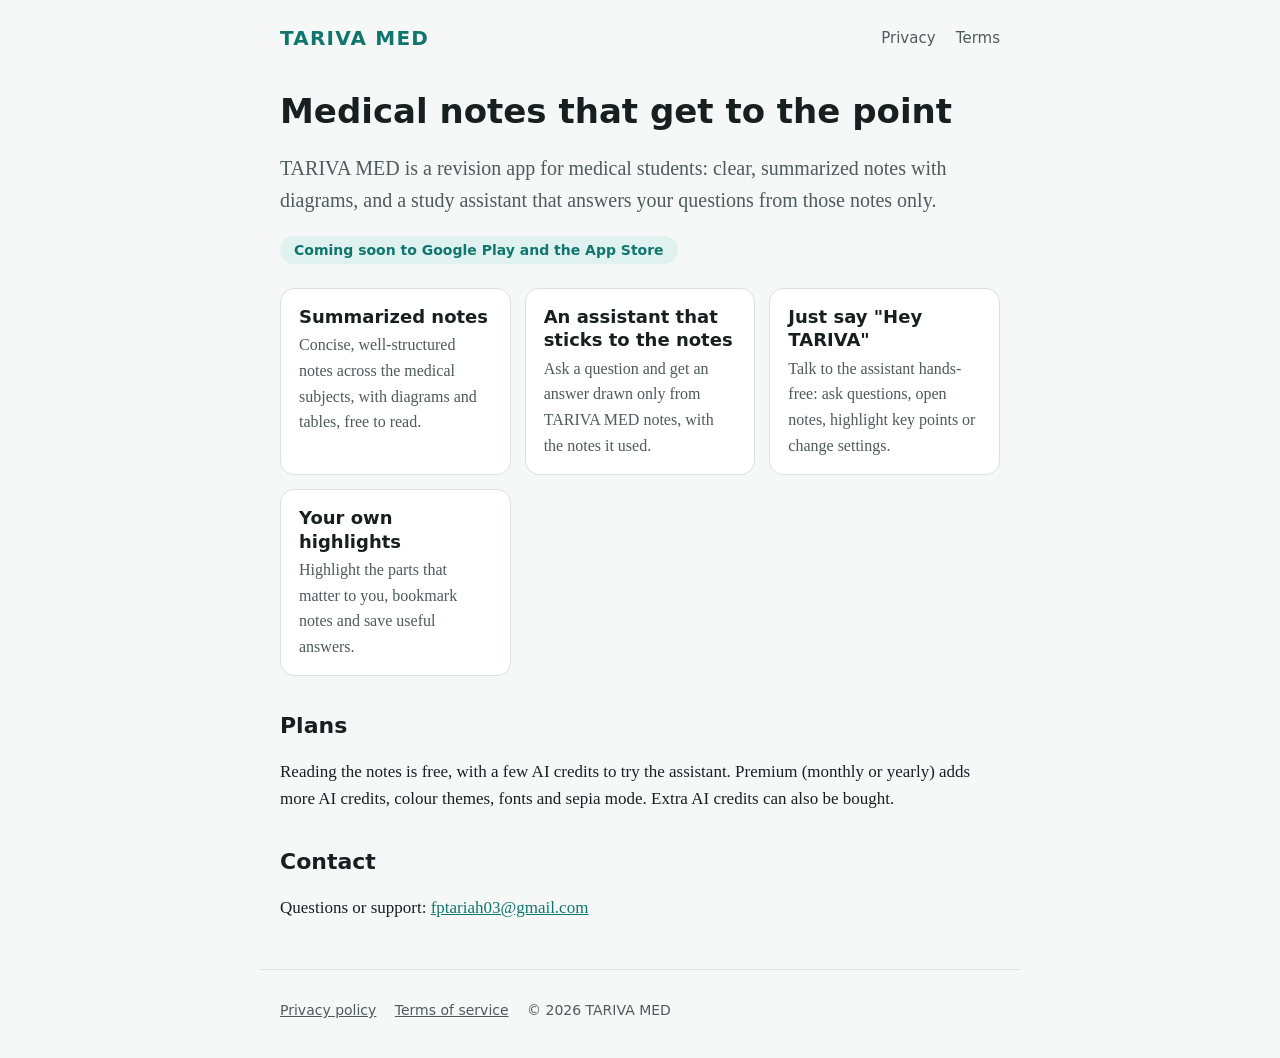
<file: index.html>
<!doctype html>
<html lang="en">
<head>
  <meta charset="utf-8">
  <meta name="viewport" content="width=device-width, initial-scale=1">
  <title>TARIVA MED</title>
  <meta name="description" content="TARIVA MED: summarized medical notes for medical students, with an AI study assistant that answers only from the notes.">
  <link rel="stylesheet" href="style.css">
</head>
<body>
  <header>
    <a class="brand" href="./">TARIVA MED</a>
    <nav>
      <a href="privacy.html">Privacy</a>
      <a href="terms.html">Terms</a>
    </nav>
  </header>
  <main>
    <h1>Medical notes that get to the point</h1>
    <p class="lede">TARIVA MED is a revision app for medical students: clear, summarized notes with diagrams, and a study assistant that answers your questions from those notes only.</p>
    <p><span class="pill">Coming soon to Google Play and the App Store</span></p>

    <div class="cards">
      <div class="card">
        <h3>Summarized notes</h3>
        <p>Concise, well-structured notes across the medical subjects, with diagrams and tables, free to read.</p>
      </div>
      <div class="card">
        <h3>An assistant that sticks to the notes</h3>
        <p>Ask a question and get an answer drawn only from TARIVA MED notes, with the notes it used.</p>
      </div>
      <div class="card">
        <h3>Just say "Hey TARIVA"</h3>
        <p>Talk to the assistant hands-free: ask questions, open notes, highlight key points or change settings.</p>
      </div>
      <div class="card">
        <h3>Your own highlights</h3>
        <p>Highlight the parts that matter to you, bookmark notes and save useful answers.</p>
      </div>
    </div>

    <h2>Plans</h2>
    <p>Reading the notes is free, with a few AI credits to try the assistant. Premium (monthly or yearly) adds more AI credits, colour themes, fonts and sepia mode. Extra AI credits can also be bought.</p>

    <h2>Contact</h2>
    <p>Questions or support: <a href="mailto:fptariah03@gmail.com">fptariah03@gmail.com</a></p>
  </main>
  <footer>
    <a href="privacy.html">Privacy policy</a>
    <a href="terms.html">Terms of service</a>
    <span>© 2026 TARIVA MED</span>
  </footer>
</body>
</html>
</file>
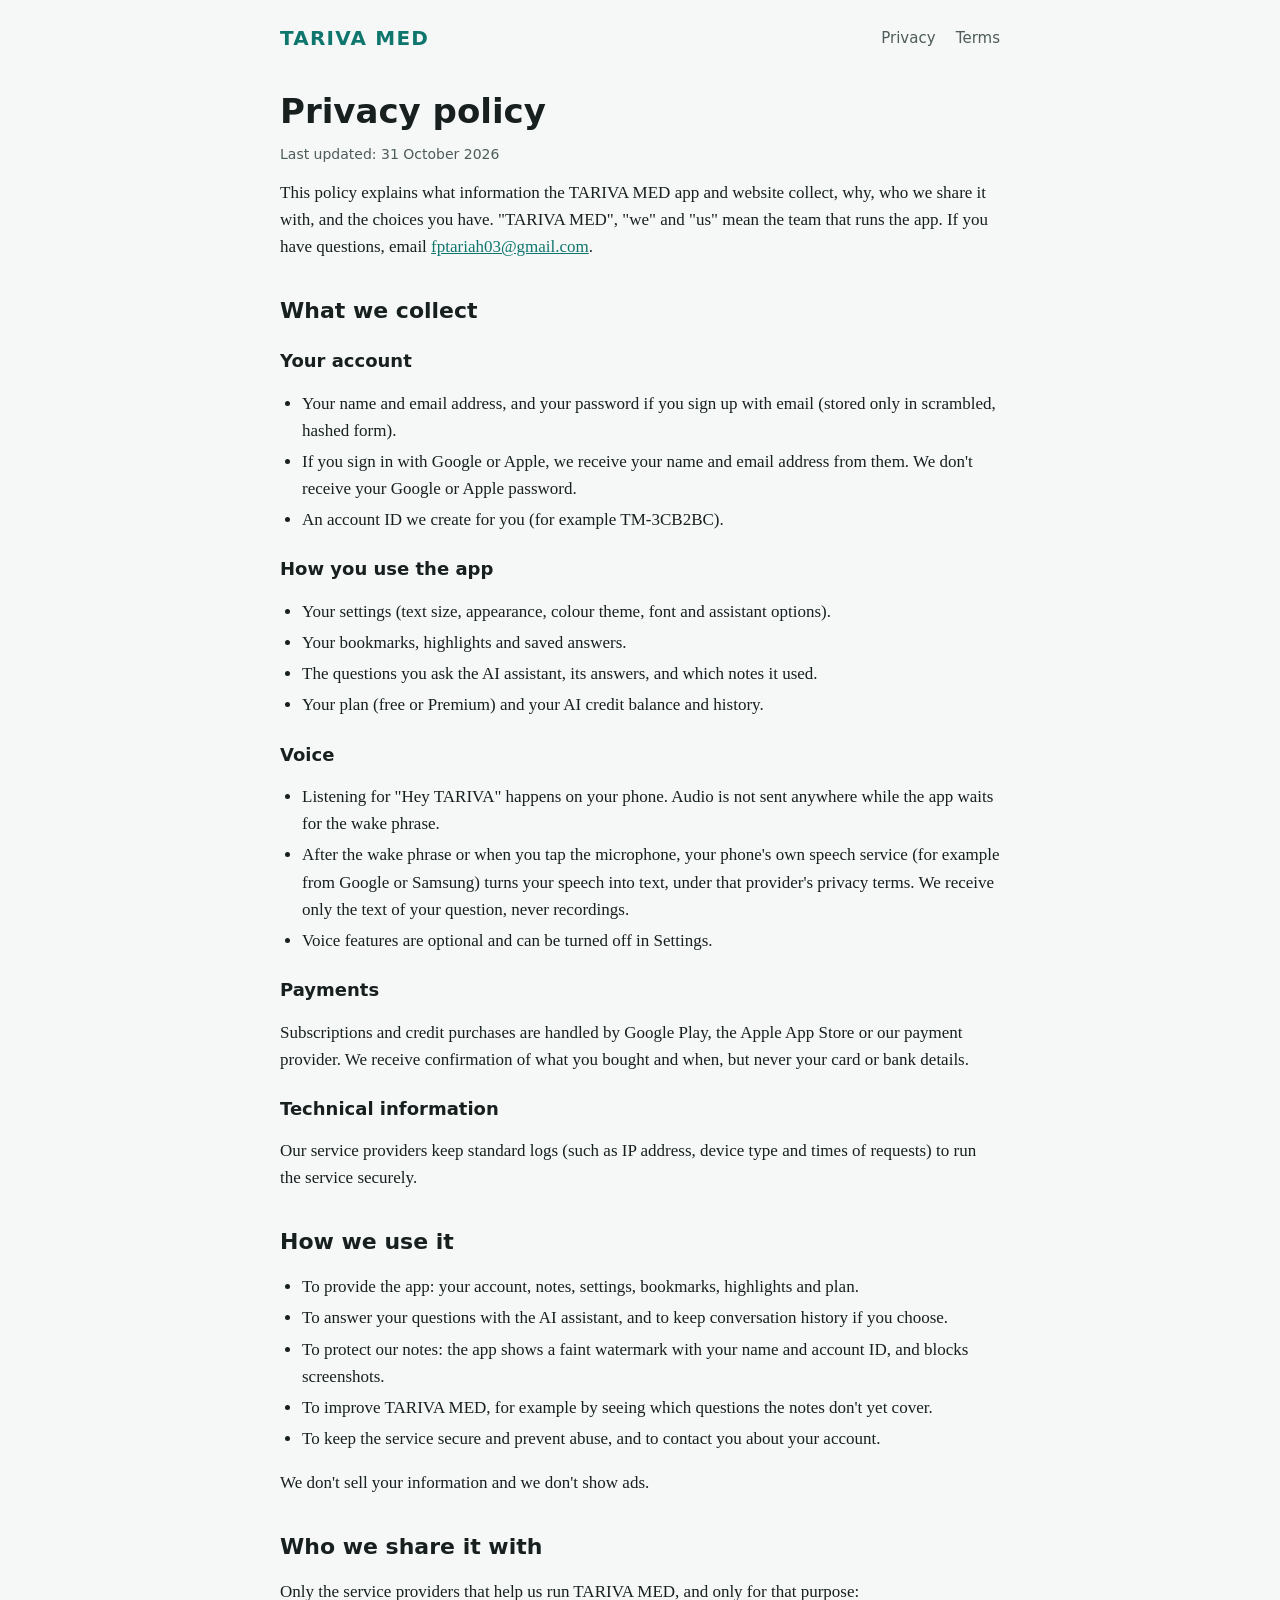
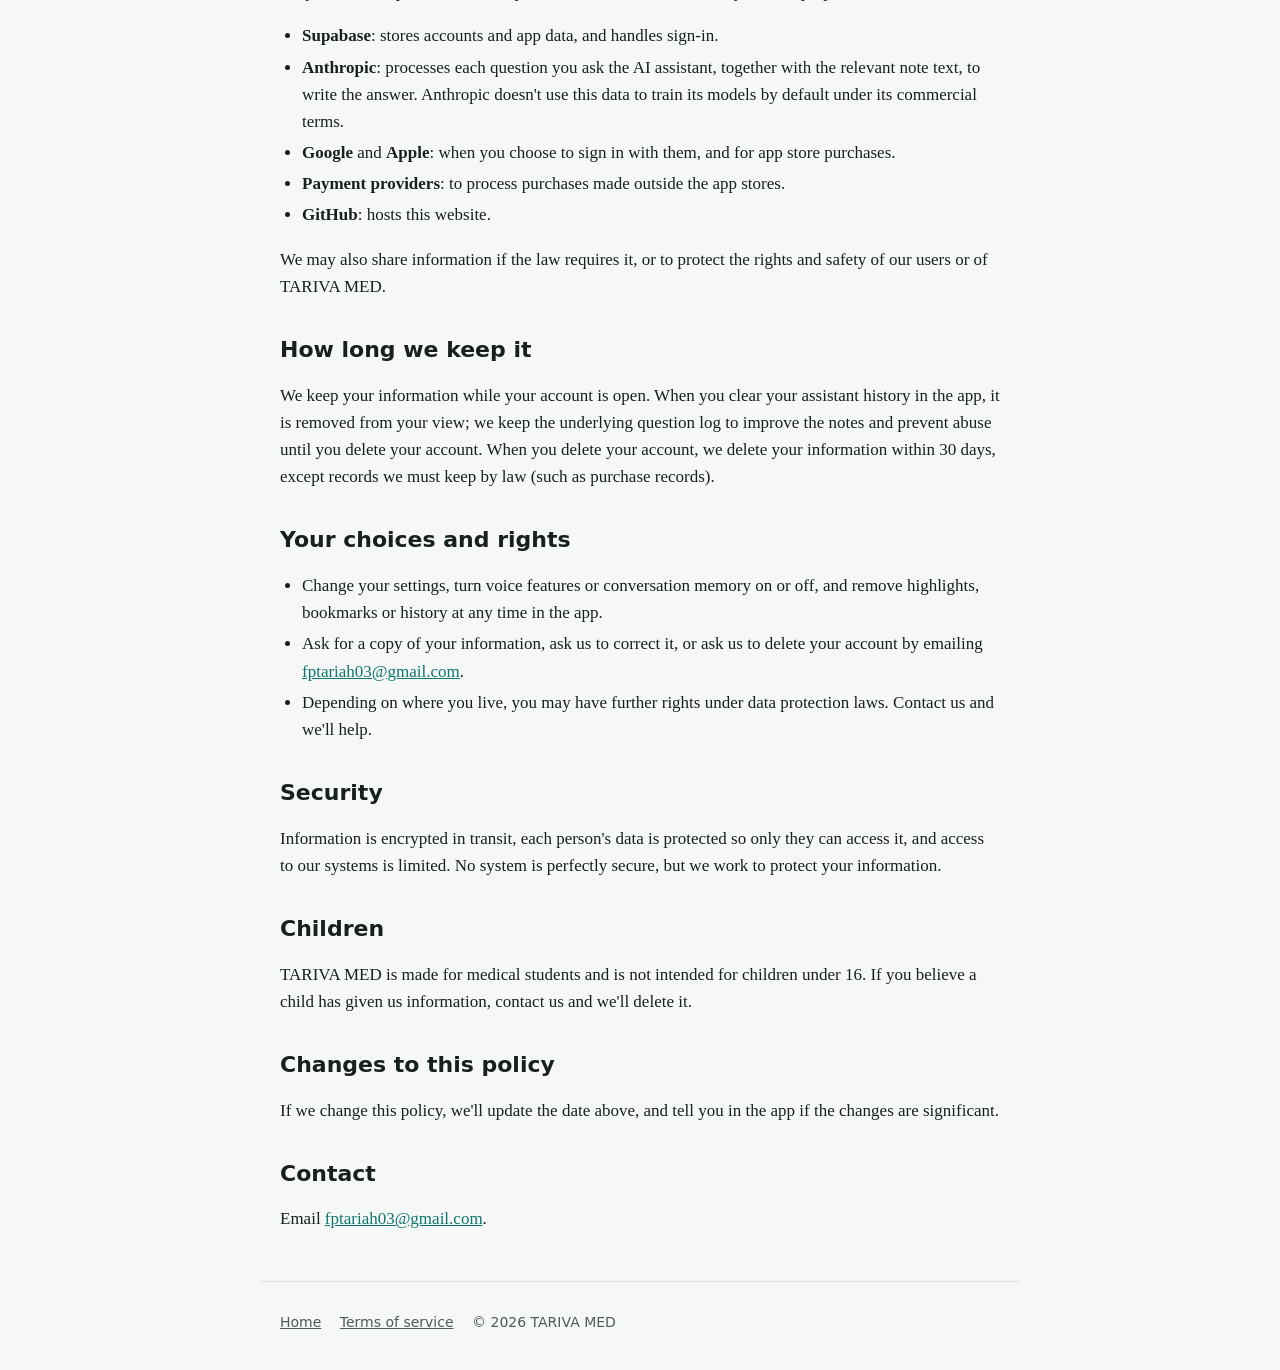
<file: privacy.html>
<!doctype html>
<html lang="en">
<head>
  <meta charset="utf-8">
  <meta name="viewport" content="width=device-width, initial-scale=1">
  <title>Privacy policy · TARIVA MED</title>
  <link rel="stylesheet" href="style.css">
</head>
<body>
  <header>
    <a class="brand" href="./">TARIVA MED</a>
    <nav>
      <a href="privacy.html">Privacy</a>
      <a href="terms.html">Terms</a>
    </nav>
  </header>
  <main>
    <h1>Privacy policy</h1>
    <p class="updated">Last updated: 31 October 2026</p>
    <p>This policy explains what information the TARIVA MED app and website collect, why, who we share it with, and the choices you have. "TARIVA MED", "we" and "us" mean the team that runs the app. If you have questions, email <a href="mailto:fptariah03@gmail.com">fptariah03@gmail.com</a>.</p>

    <h2>What we collect</h2>
    <h3>Your account</h3>
    <ul>
      <li>Your name and email address, and your password if you sign up with email (stored only in scrambled, hashed form).</li>
      <li>If you sign in with Google or Apple, we receive your name and email address from them. We don't receive your Google or Apple password.</li>
      <li>An account ID we create for you (for example TM-3CB2BC).</li>
    </ul>
    <h3>How you use the app</h3>
    <ul>
      <li>Your settings (text size, appearance, colour theme, font and assistant options).</li>
      <li>Your bookmarks, highlights and saved answers.</li>
      <li>The questions you ask the AI assistant, its answers, and which notes it used.</li>
      <li>Your plan (free or Premium) and your AI credit balance and history.</li>
    </ul>
    <h3>Voice</h3>
    <ul>
      <li>Listening for "Hey TARIVA" happens on your phone. Audio is not sent anywhere while the app waits for the wake phrase.</li>
      <li>After the wake phrase or when you tap the microphone, your phone's own speech service (for example from Google or Samsung) turns your speech into text, under that provider's privacy terms. We receive only the text of your question, never recordings.</li>
      <li>Voice features are optional and can be turned off in Settings.</li>
    </ul>
    <h3>Payments</h3>
    <p>Subscriptions and credit purchases are handled by Google Play, the Apple App Store or our payment provider. We receive confirmation of what you bought and when, but never your card or bank details.</p>
    <h3>Technical information</h3>
    <p>Our service providers keep standard logs (such as IP address, device type and times of requests) to run the service securely.</p>

    <h2>How we use it</h2>
    <ul>
      <li>To provide the app: your account, notes, settings, bookmarks, highlights and plan.</li>
      <li>To answer your questions with the AI assistant, and to keep conversation history if you choose.</li>
      <li>To protect our notes: the app shows a faint watermark with your name and account ID, and blocks screenshots.</li>
      <li>To improve TARIVA MED, for example by seeing which questions the notes don't yet cover.</li>
      <li>To keep the service secure and prevent abuse, and to contact you about your account.</li>
    </ul>
    <p>We don't sell your information and we don't show ads.</p>

    <h2>Who we share it with</h2>
    <p>Only the service providers that help us run TARIVA MED, and only for that purpose:</p>
    <ul>
      <li><strong>Supabase</strong>: stores accounts and app data, and handles sign-in.</li>
      <li><strong>Anthropic</strong>: processes each question you ask the AI assistant, together with the relevant note text, to write the answer. Anthropic doesn't use this data to train its models by default under its commercial terms.</li>
      <li><strong>Google</strong> and <strong>Apple</strong>: when you choose to sign in with them, and for app store purchases.</li>
      <li><strong>Payment providers</strong>: to process purchases made outside the app stores.</li>
      <li><strong>GitHub</strong>: hosts this website.</li>
    </ul>
    <p>We may also share information if the law requires it, or to protect the rights and safety of our users or of TARIVA MED.</p>

    <h2>How long we keep it</h2>
    <p>We keep your information while your account is open. When you clear your assistant history in the app, it is removed from your view; we keep the underlying question log to improve the notes and prevent abuse until you delete your account. When you delete your account, we delete your information within 30 days, except records we must keep by law (such as purchase records).</p>

    <h2>Your choices and rights</h2>
    <ul>
      <li>Change your settings, turn voice features or conversation memory on or off, and remove highlights, bookmarks or history at any time in the app.</li>
      <li>Ask for a copy of your information, ask us to correct it, or ask us to delete your account by emailing <a href="mailto:fptariah03@gmail.com">fptariah03@gmail.com</a>.</li>
      <li>Depending on where you live, you may have further rights under data protection laws. Contact us and we'll help.</li>
    </ul>

    <h2>Security</h2>
    <p>Information is encrypted in transit, each person's data is protected so only they can access it, and access to our systems is limited. No system is perfectly secure, but we work to protect your information.</p>

    <h2>Children</h2>
    <p>TARIVA MED is made for medical students and is not intended for children under 16. If you believe a child has given us information, contact us and we'll delete it.</p>

    <h2>Changes to this policy</h2>
    <p>If we change this policy, we'll update the date above, and tell you in the app if the changes are significant.</p>

    <h2>Contact</h2>
    <p>Email <a href="mailto:fptariah03@gmail.com">fptariah03@gmail.com</a>.</p>
  </main>
  <footer>
    <a href="./">Home</a>
    <a href="terms.html">Terms of service</a>
    <span>© 2026 TARIVA MED</span>
  </footer>
</body>
</html>
</file>
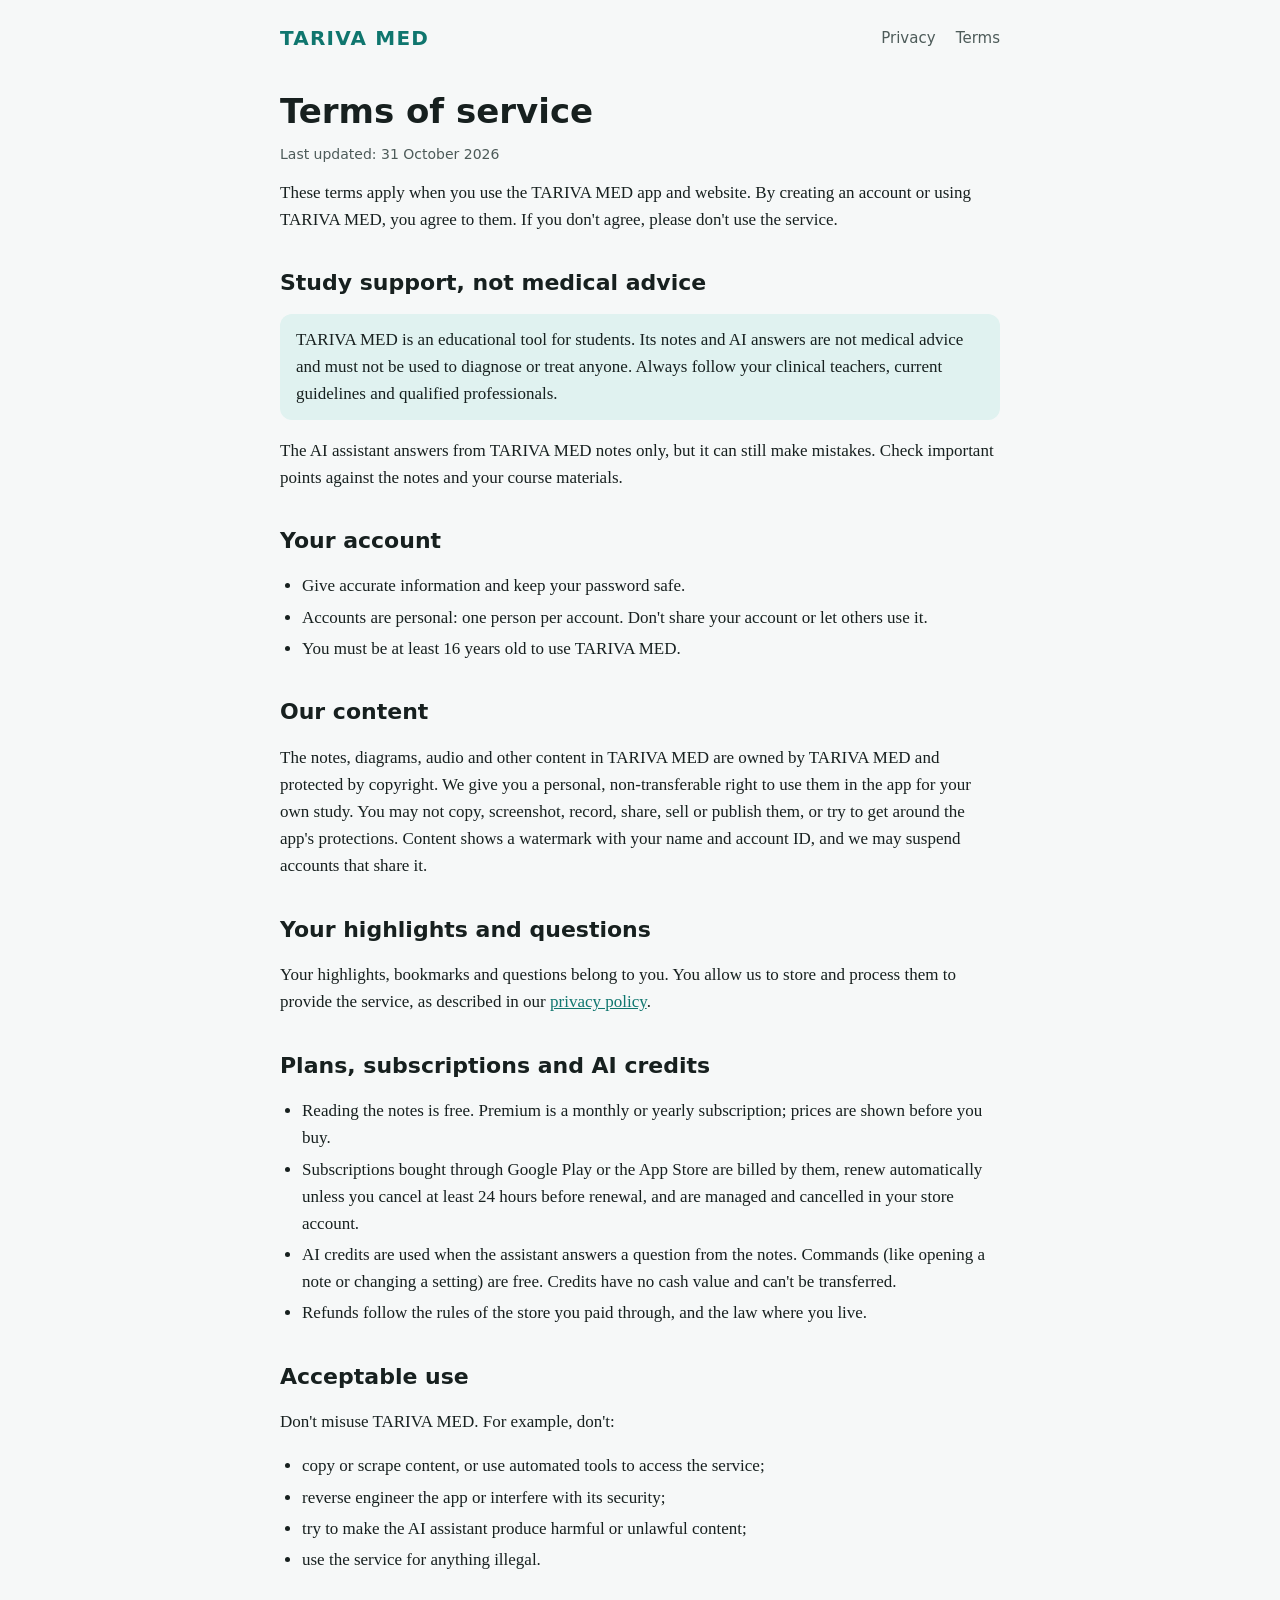
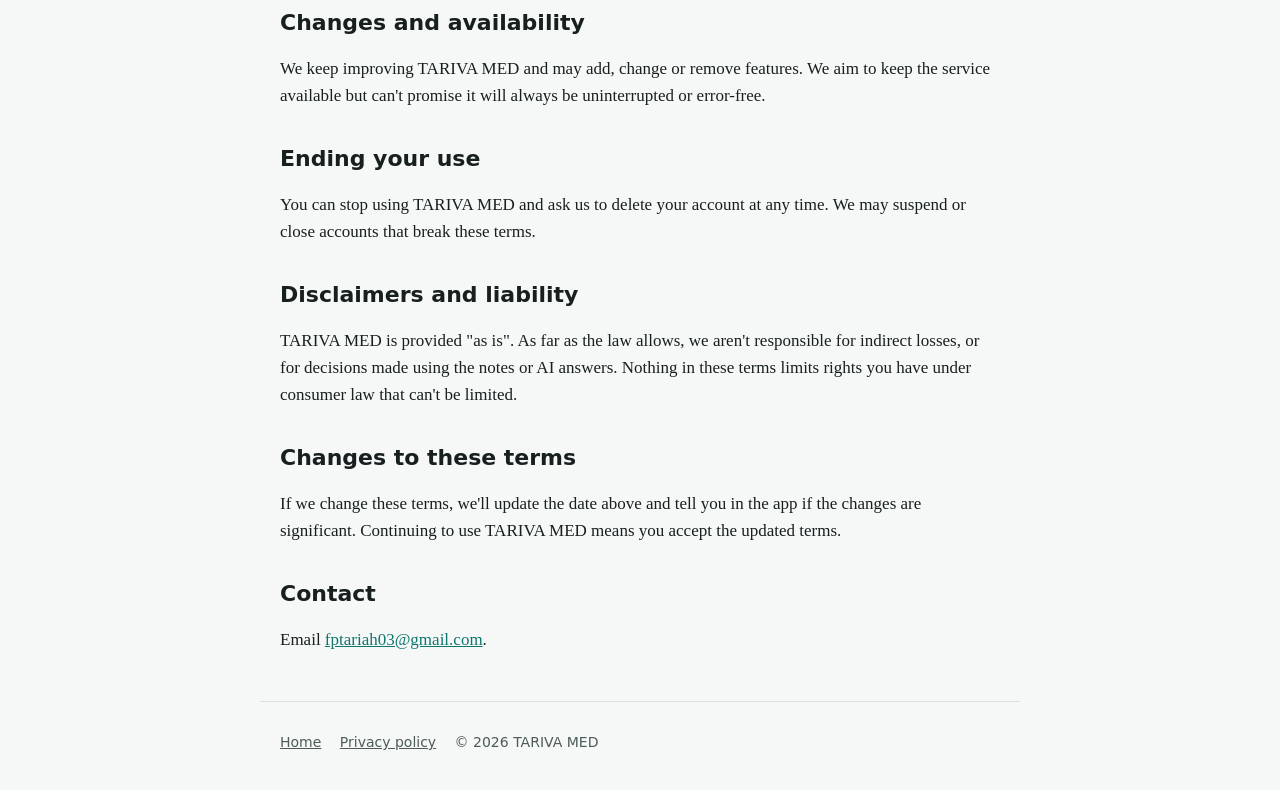
<file: terms.html>
<!doctype html>
<html lang="en">
<head>
  <meta charset="utf-8">
  <meta name="viewport" content="width=device-width, initial-scale=1">
  <title>Terms of service · TARIVA MED</title>
  <link rel="stylesheet" href="style.css">
</head>
<body>
  <header>
    <a class="brand" href="./">TARIVA MED</a>
    <nav>
      <a href="privacy.html">Privacy</a>
      <a href="terms.html">Terms</a>
    </nav>
  </header>
  <main>
    <h1>Terms of service</h1>
    <p class="updated">Last updated: 31 October 2026</p>
    <p>These terms apply when you use the TARIVA MED app and website. By creating an account or using TARIVA MED, you agree to them. If you don't agree, please don't use the service.</p>

    <h2>Study support, not medical advice</h2>
    <div class="note">TARIVA MED is an educational tool for students. Its notes and AI answers are not medical advice and must not be used to diagnose or treat anyone. Always follow your clinical teachers, current guidelines and qualified professionals.</div>
    <p>The AI assistant answers from TARIVA MED notes only, but it can still make mistakes. Check important points against the notes and your course materials.</p>

    <h2>Your account</h2>
    <ul>
      <li>Give accurate information and keep your password safe.</li>
      <li>Accounts are personal: one person per account. Don't share your account or let others use it.</li>
      <li>You must be at least 16 years old to use TARIVA MED.</li>
    </ul>

    <h2>Our content</h2>
    <p>The notes, diagrams, audio and other content in TARIVA MED are owned by TARIVA MED and protected by copyright. We give you a personal, non-transferable right to use them in the app for your own study. You may not copy, screenshot, record, share, sell or publish them, or try to get around the app's protections. Content shows a watermark with your name and account ID, and we may suspend accounts that share it.</p>

    <h2>Your highlights and questions</h2>
    <p>Your highlights, bookmarks and questions belong to you. You allow us to store and process them to provide the service, as described in our <a href="privacy.html">privacy policy</a>.</p>

    <h2>Plans, subscriptions and AI credits</h2>
    <ul>
      <li>Reading the notes is free. Premium is a monthly or yearly subscription; prices are shown before you buy.</li>
      <li>Subscriptions bought through Google Play or the App Store are billed by them, renew automatically unless you cancel at least 24 hours before renewal, and are managed and cancelled in your store account.</li>
      <li>AI credits are used when the assistant answers a question from the notes. Commands (like opening a note or changing a setting) are free. Credits have no cash value and can't be transferred.</li>
      <li>Refunds follow the rules of the store you paid through, and the law where you live.</li>
    </ul>

    <h2>Acceptable use</h2>
    <p>Don't misuse TARIVA MED. For example, don't:</p>
    <ul>
      <li>copy or scrape content, or use automated tools to access the service;</li>
      <li>reverse engineer the app or interfere with its security;</li>
      <li>try to make the AI assistant produce harmful or unlawful content;</li>
      <li>use the service for anything illegal.</li>
    </ul>

    <h2>Changes and availability</h2>
    <p>We keep improving TARIVA MED and may add, change or remove features. We aim to keep the service available but can't promise it will always be uninterrupted or error-free.</p>

    <h2>Ending your use</h2>
    <p>You can stop using TARIVA MED and ask us to delete your account at any time. We may suspend or close accounts that break these terms.</p>

    <h2>Disclaimers and liability</h2>
    <p>TARIVA MED is provided "as is". As far as the law allows, we aren't responsible for indirect losses, or for decisions made using the notes or AI answers. Nothing in these terms limits rights you have under consumer law that can't be limited.</p>

    <h2>Changes to these terms</h2>
    <p>If we change these terms, we'll update the date above and tell you in the app if the changes are significant. Continuing to use TARIVA MED means you accept the updated terms.</p>

    <h2>Contact</h2>
    <p>Email <a href="mailto:fptariah03@gmail.com">fptariah03@gmail.com</a>.</p>
  </main>
  <footer>
    <a href="./">Home</a>
    <a href="privacy.html">Privacy policy</a>
    <span>© 2026 TARIVA MED</span>
  </footer>
</body>
</html>
</file>
<file: style.css>
:root {
  --bg: #f6f8f8;
  --surface: #ffffff;
  --text: #17201f;
  --muted: #4d5b59;
  --brand: #0f766e;
  --brand-soft: #e0f2f0;
  --line: #d9e2e0;
}
@media (prefers-color-scheme: dark) {
  :root {
    --bg: #0f1514;
    --surface: #161e1d;
    --text: #e6eeec;
    --muted: #a7b6b3;
    --brand: #5eead4;
    --brand-soft: #123330;
    --line: #26322f;
  }
}
* { box-sizing: border-box; }
body {
  margin: 0;
  background: var(--bg);
  color: var(--text);
  font: 17px/1.6 "Georgia", "Times New Roman", serif;
}
header, main, footer { max-width: 760px; margin: 0 auto; padding: 0 20px; }
header { display: flex; align-items: center; justify-content: space-between; padding-top: 24px; padding-bottom: 8px; flex-wrap: wrap; gap: 8px; }
.brand { font: 700 20px/1 system-ui, sans-serif; letter-spacing: 0.06em; color: var(--brand); text-decoration: none; }
nav a { font: 15px system-ui, sans-serif; color: var(--muted); margin-left: 16px; text-decoration: none; }
nav a:hover, a:hover { text-decoration: underline; }
a { color: var(--brand); }
h1 { font: 700 34px/1.2 system-ui, sans-serif; margin: 32px 0 8px; }
h2 { font: 650 22px/1.3 system-ui, sans-serif; margin: 36px 0 8px; }
h3 { font: 650 18px/1.3 system-ui, sans-serif; margin: 24px 0 4px; }
.lede { font-size: 20px; color: var(--muted); }
.updated { color: var(--muted); font: 14px system-ui, sans-serif; }
.cards { display: grid; grid-template-columns: repeat(auto-fit, minmax(210px, 1fr)); gap: 14px; margin: 24px 0; }
.card { background: var(--surface); border: 1px solid var(--line); border-radius: 14px; padding: 16px 18px; }
.card h3 { margin-top: 0; }
.card p { margin: 0; color: var(--muted); font-size: 16px; }
.pill { display: inline-block; background: var(--brand-soft); color: var(--brand); border-radius: 999px; padding: 6px 14px; font: 600 14px system-ui, sans-serif; }
.note { background: var(--brand-soft); border-radius: 12px; padding: 12px 16px; margin: 16px 0; }
ul { padding-left: 22px; }
li { margin: 4px 0; }
footer { color: var(--muted); font: 14px system-ui, sans-serif; padding-top: 32px; padding-bottom: 40px; border-top: 1px solid var(--line); margin-top: 48px; }
footer a { color: var(--muted); margin-right: 14px; }
</file>
